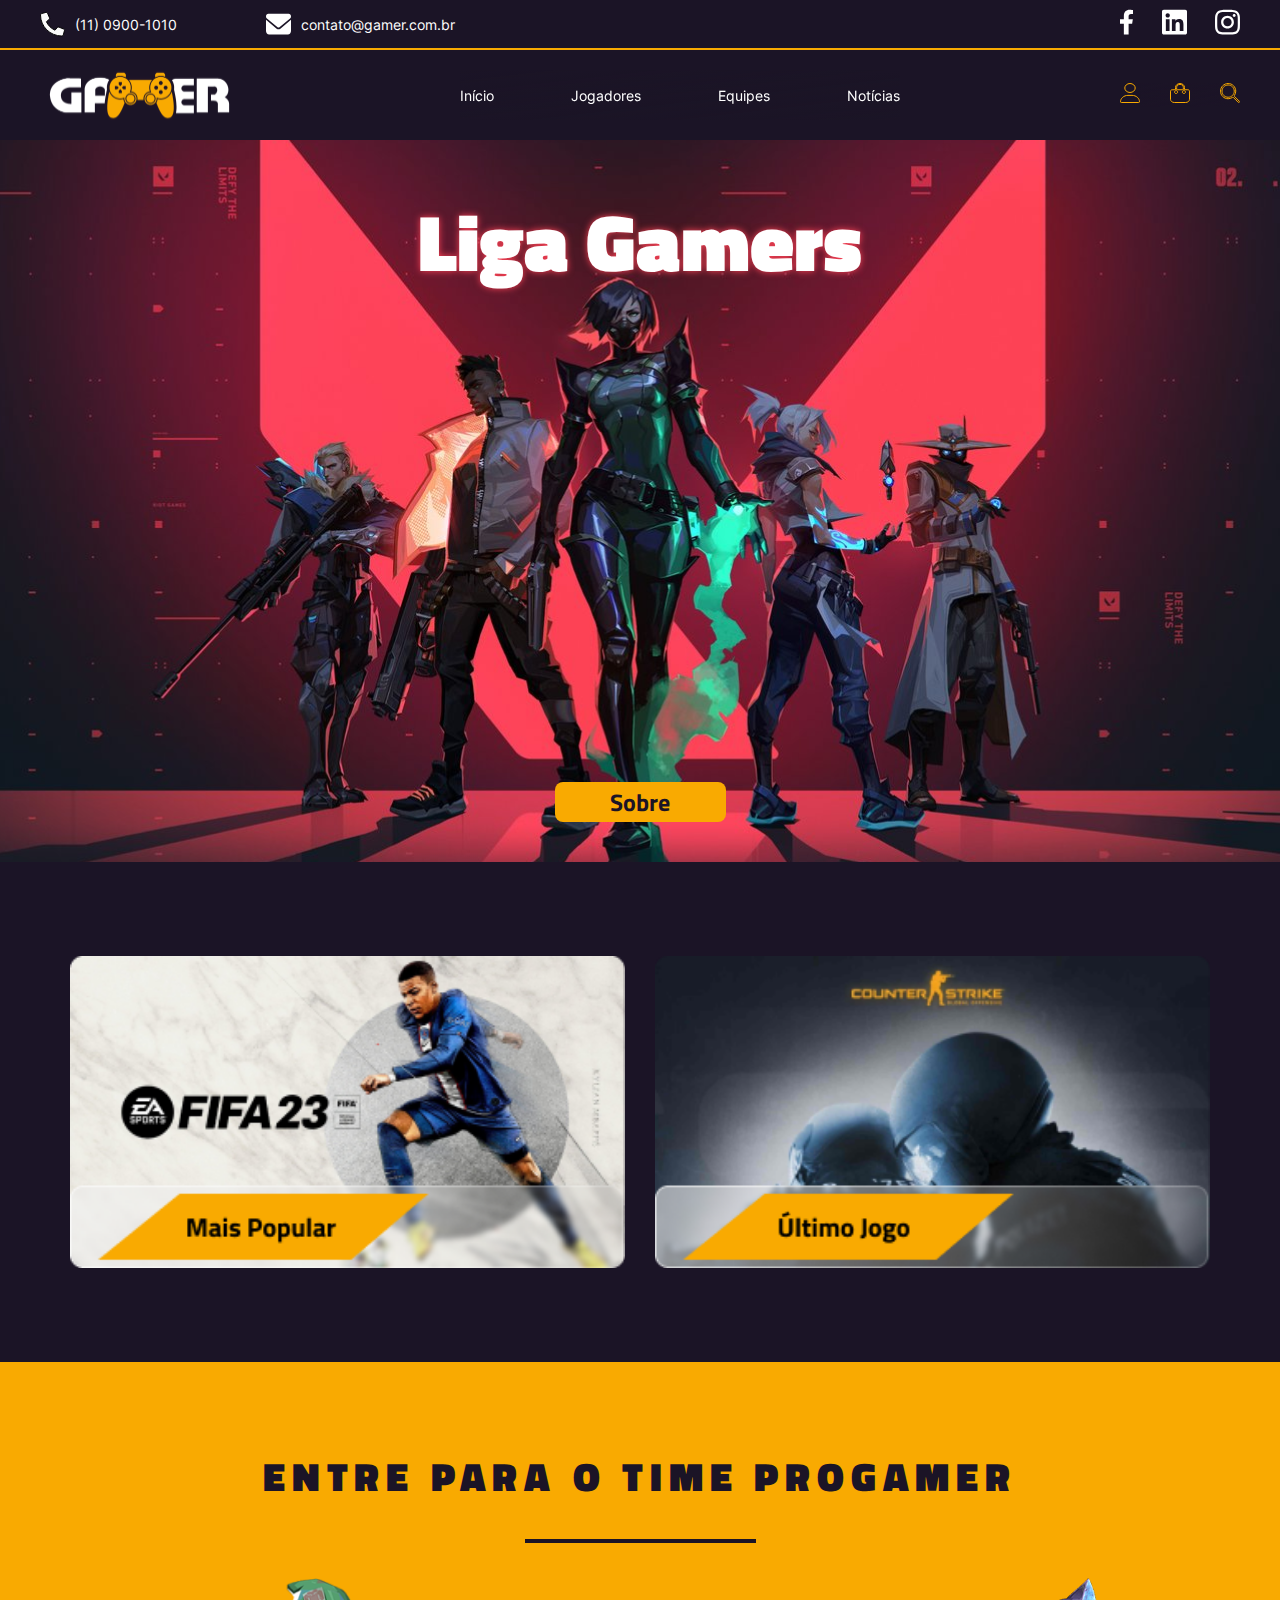
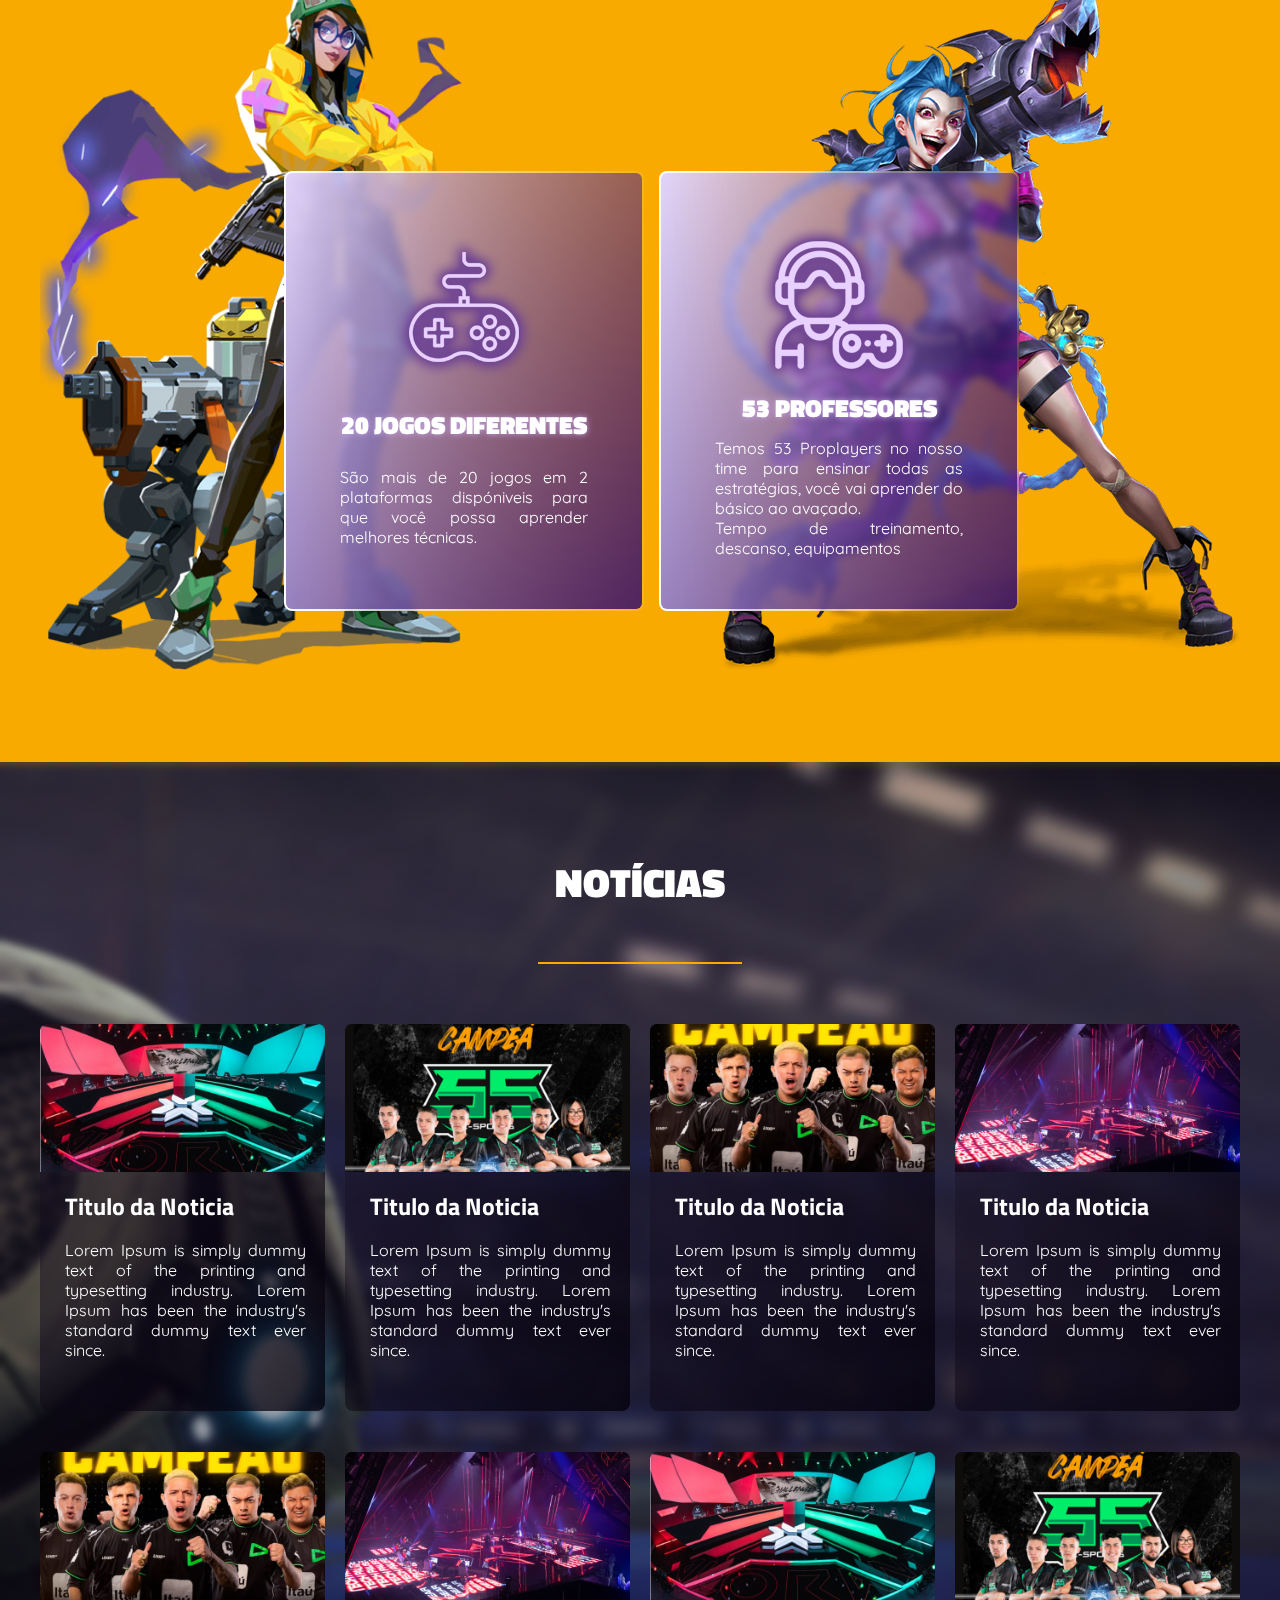
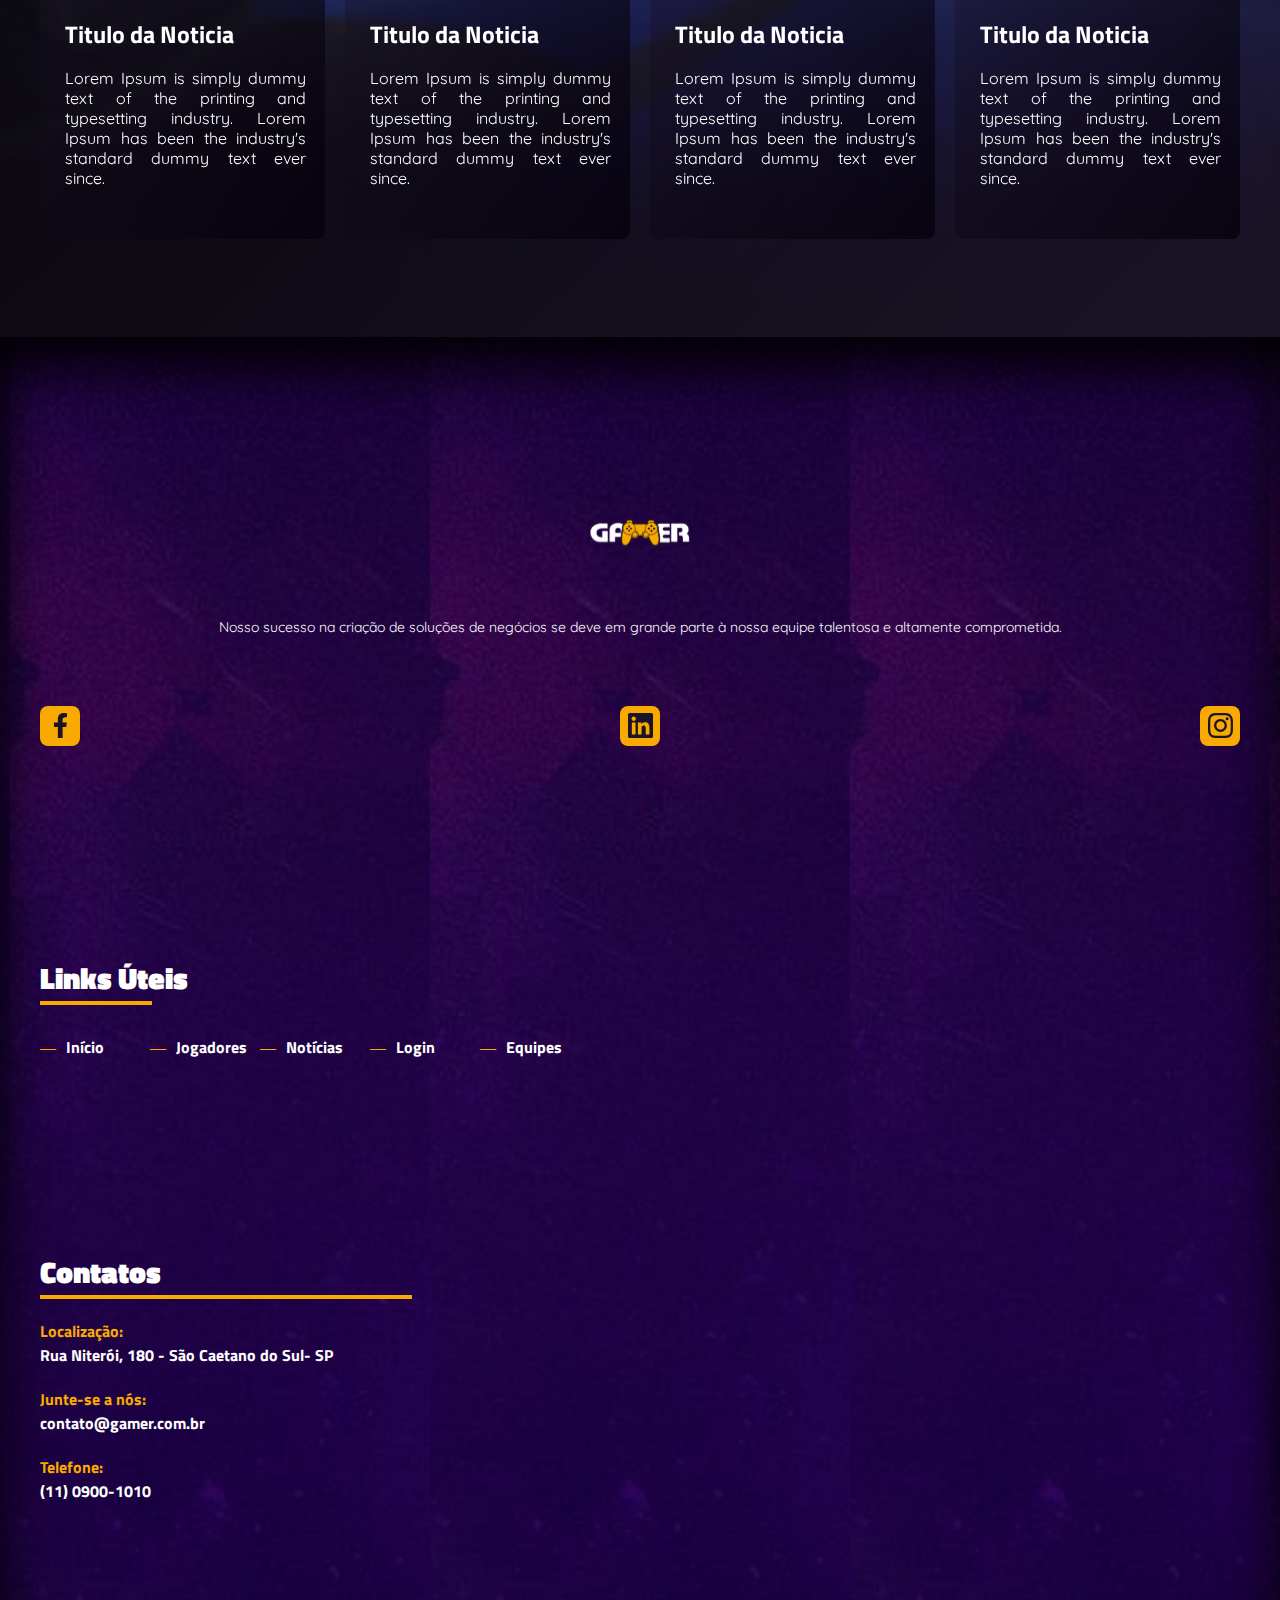
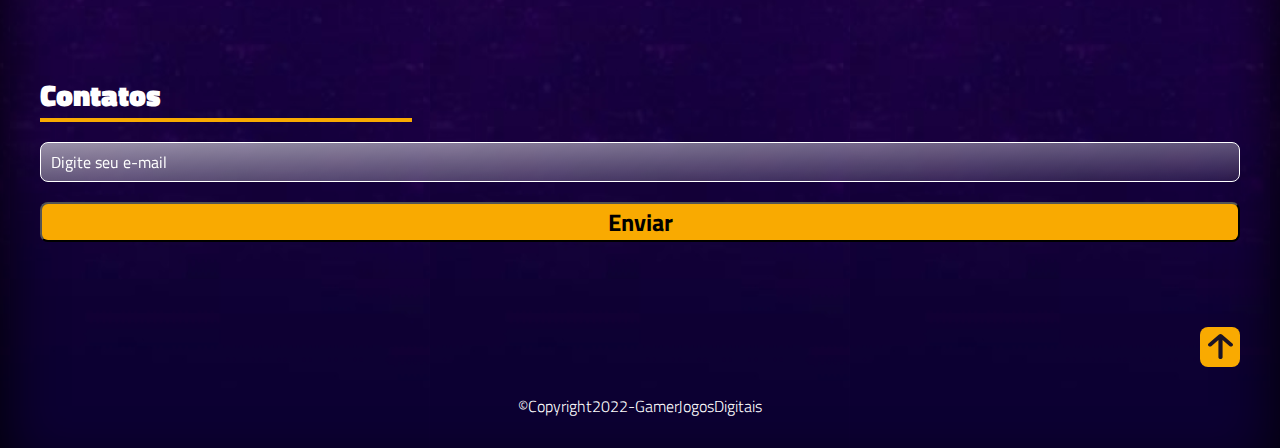
<file: index.html>
<!DOCTYPE html>
<html lang="pt-BR">

<head>
    <meta charset="UTF-8">
    <meta http-equiv="X-UA-Compatible" content="IE=edge">
    <meta name="viewport" content="width=device-width, initial-scale=1.0">
    <title>Projeto Gamer Manhã</title>
    <link rel="stylesheet" href="css/style.css">
</head>

<body>

    <header>

        <!-- linha de cima com a borda amarela -->
        <div class="header-top">

            <div class="layout-grid alinhamento-between-center">
                <div class="contatos">
                    <div class="phone">
                        <img src="./assets/icons/icone_telefone.svg" alt="Ícone de telefone">
                        <span>(11) 0900-1010</span>
                    </div>
                    <div class="email">
                        <img src="./assets/icons/icone_email.svg" alt="Ícone de e-mail">
                        <span>contato@gamer.com.br</span>
                    </div>
                </div>

                <div class="midias-sociais">
                    <a href="">
                        <img src="./assets/icons/facebook.svg" alt="Imagem link do Facebook da empresa Gamer">
                    </a>
                    <a href="">
                        <img src="./assets/icons/linkedin.svg" alt="Imagem link do Linkedin da empresa Gamer">
                    </a>
                    <a href="">
                        <img src="./assets/icons/intagram.svg" alt="Imagem link do Instagram da empresa Gamer">
                    </a>
                </div>
            </div>
        </div>

        <div class="header-bottom">
            <div class="layout-grid alinhamento-between-center">
                <!-- menu hamburger -->
                <img onclick="mostrarMenu()" src="./assets/icons/bars.svg" class="menu-hamburger"
                    alt="Ícone para abrir e fechar o menu de celular">

                <img class="logo" src="./assets/images/logotipo-gamer.svg"
                    alt="Logotipo da empresa. Texto Gamer com um joystick ao centro">

                <nav class="menu" id="menu">
                    <a href="">Início</a>
                    <a href="">Jogadores</a>
                    <a href="">Equipes</a>
                    <a href="">Notícias</a>

                    <!-- visível apenas no mobile -->

                    <a class="phone">
                        <img src="./assets/icons/icone_telefone.svg"
                            alt="Ícone de Telefone. Abre e fecha o menu principal, no celular">
                        <span>(11) 0900-1010</span>
                    </a>
                    <a class="email">
                        <img src="./assets/icons/icone_email.svg" alt="Ícone de e-mail">
                        <span>contato@gamer.com.br</span>
                    </a>

                    <div class="midias-sociais">
                        <a href="">
                            <img src="./assets/icons/facebook.svg" alt="Imagem link do Facebook da empresa Gamer">
                        </a>
                        <a href="">
                            <img src="./assets/icons/linkedin.svg" alt="Imagem link do Linkedin da empresa Gamer">
                        </a>
                        <a href="">
                            <img src="./assets/icons/intagram.svg" alt="Imagem link do Instagram da empresa Gamer">
                        </a>
                    </div>
                </nav>

                <!-- menu 3 pontinhos -->
                <img onclick="mostrarUsuarios()" src="./assets/icons/pointers.svg" class="menu-pontinhos"
                    alt="Ícone 3 pontinhos, abre o menu de usuários">

                <div class="menu-usuarios" id="menu-usuarios">
                    <a href="">
                        <img src="./assets/icons/user.svg" alt="Ícone de perfil">
                    </a>
                    <a href="">
                        <img src="./assets/icons/bag.svg" alt="Ícone de sacola">
                    </a>
                    <a href="">
                        <img src="./assets/icons/search.svg" alt="Ícone lupa de pesquisa">
                    </a>
                </div>
            </div>
        </div>
    </header>


    <main>
        <section class="banner">
            <h1>Liga Gamers</h1>
            <a href="" class="botao-sobre">Sobre</a>
        </section>

        <section class="jogos">
            <div class="layout-grid jogos-flex">
                <img src="assets/images/fifa23.png" alt="Imagem do jogo Fifa 2023">
                <img src="assets/images/csgo.png" alt="Imagem do jogo Counter Strike">
            </div>

        </section>

        <section class="progamer">
            <div class="progamer__titulo">
                <h2 class="progamer__titulo__text">entre para o time progamer</h2>
                <hr class="progamer__titulo__linha">
            </div>

            <div class="progamer__conteudo layout-grid">
                <div class="progamer__killjoy">

                    <picture>
                        <source media="(min-width: 1200px)" srcset="./assets/images/desktop-progamer-killjoy.png">
                        <img class="progamer__killjoy__image" src="./assets/images/progamer-killjoy-image.png"
                            alt="personagem killjoy do game valorant">
                    </picture>

                    <div class="progamer__box-info-killjoy">
                        <picture>
                            <source media="(min-width: 1200px)"
                                srcset="./assets/icons/desktop-progamer-controle-icon.png">
                            <img src="./assets/icons/progamer-controle-icone.svg"
                                alt="icone de um controle de video-game">
                        </picture>
                        <h3 class="progamer__box-info-killjoy__titulo">20 jogos diferentes</h3>

                        <p class="progamer__box-info-killjoy__text">São mais de 20 jogos em 2 plataformas dispóniveis
                            para que você possa aprender melhores técnicas.
                        </p>

                    </div>
                </div>

                <div class="progamer__lol">
                    <picture>
                        <source media="(min-width: 1200px)" srcset="./assets/images/desktop-progamer-lol.png">
                        <img class="progamer__lol__image" src="./assets/images/progamer-lol-image.png"
                            alt="imagem de uma personagem do jogo League of Legends">
                    </picture>

                    <div class="progamer__lol__info-box">

                        <picture>
                            <source media="(min-width: 1200px)" srcset="./assets/icons/desktop-progamer-user-icon.png">
                            <img src="./assets/icons/progamer-user-icone.svg" alt="icone de um usuario">
                        </picture>

                        <h3 class="progamer__lol__info-box__titulo">53 professores</h3>

                        <p class="progamer__lol__info-box__text1">Temos 53 Proplayers no nosso time para ensinar todas
                            as
                            estratégias, você vai aprender do básico
                            ao avaçado.</p>

                        <p class="progamer__lol__info-box__text2">Tempo de treinamento, descanso, equipamentos</p>

                    </div>

                </div>
            </div>
        </section>

        <section class="noticia">
            <div class="blur">
                <div class="noticia__titulo">
                    <h4 class="noticia__titulo__text">notícias</h4>
                    <hr class="noticia__titulo__linha">
                </div>

                <div class="noticia__conjunto-cards layout-grid">

                    <div class="noticia__conjunto-cards__card-box">
                        <img src="./assets/images/noticia-card1.png" alt="">
                        <h5 class="noticia__conjunto-cards__card-box__titulo">Titulo da Noticia</h5>
                        <p class="noticia__conjunto-cards__card-box__text">Lorem Ipsum is simply dummy text of the
                            printing
                            and typesetting industry. Lorem Ipsum has been
                            the
                            industry's standard dummy text ever since.</p>
                    </div>


                    <div class="noticia__conjunto-cards__card-box">
                        <img src="./assets/images/noticia-card2.png" alt="">
                        <h5 class="noticia__conjunto-cards__card-box__titulo">Titulo da Noticia</h5>
                        <p class="noticia__conjunto-cards__card-box__text">Lorem Ipsum is simply dummy text of the
                            printing
                            and typesetting industry. Lorem Ipsum has been
                            the industry's standard dummy text ever since.</p>
                    </div>

                    <div class="noticia__conjunto-cards__card-box">
                        <img src="./assets/images/noticia-card3.png" alt="">
                        <h5 class="noticia__conjunto-cards__card-box__titulo">Titulo da Noticia</h5>
                        <p class="noticia__conjunto-cards__card-box__text">Lorem Ipsum is simply dummy text of the
                            printing
                            and typesetting industry. Lorem Ipsum has been
                            the industry's standard dummy text ever since.</p>
                    </div>

                    <div class="noticia__conjunto-cards__card-box">
                        <img src="./assets/images/noticia-card4.png" alt="">
                        <h5 class="noticia__conjunto-cards__card-box__titulo">Titulo da Noticia</h5>
                        <p class="noticia__conjunto-cards__card-box__text">Lorem Ipsum is simply dummy text of the
                            printing
                            and typesetting industry. Lorem Ipsum has been
                            the industry's standard dummy text ever since.</p>
                    </div>

                    <div class="noticia__conjunto-cards__card-box">
                        <img src="./assets/images/noticia-card3.png" alt="">
                        <h5 class="noticia__conjunto-cards__card-box__titulo">Titulo da Noticia</h5>
                        <p class="noticia__conjunto-cards__card-box__text">Lorem Ipsum is simply dummy text of the
                            printing
                            and typesetting industry. Lorem Ipsum has been
                            the industry's standard dummy text ever since.</p>
                    </div>

                    <div class="noticia__conjunto-cards__card-box">
                        <img src="./assets/images/noticia-card4.png" alt="">
                        <h5 class="noticia__conjunto-cards__card-box__titulo">Titulo da Noticia</h5>
                        <p class="noticia__conjunto-cards__card-box__text">Lorem Ipsum is simply dummy text of the
                            printing
                            and typesetting industry. Lorem Ipsum has been
                            the industry's standard dummy text ever since.</p>
                    </div>

                    <div class="noticia__conjunto-cards__card-box">
                        <img src="./assets/images/noticia-card1.png" alt="">
                        <h5 class="noticia__conjunto-cards__card-box__titulo">Titulo da Noticia</h5>
                        <p class="noticia__conjunto-cards__card-box__text">Lorem Ipsum is simply dummy text of the
                            printing
                            and typesetting industry. Lorem Ipsum has been
                            the industry's standard dummy text ever since.</p>
                    </div>

                    <div class="noticia__conjunto-cards__card-box">
                        <img src="./assets/images/noticia-card2.png" alt="">
                        <h5 class="noticia__conjunto-cards__card-box__titulo">Titulo da Noticia</h5>
                        <p class="noticia__conjunto-cards__card-box__text">Lorem Ipsum is simply dummy text of the
                            printing
                            and typesetting industry. Lorem Ipsum has been
                            the industry's standard dummy text ever since.</p>
                    </div>
                </div>
            </div>
        </section>

    </main>

    <footer>
        <div class="layout-grid footer-top">

            <div id="sobre">
                <img src="./assets/images/logotipo-gamer.svg"
                    alt="Logotipo, imagem com texto gamer e um controle de vídeo game ao centro">

                <p>Nosso sucesso na criação de soluções de negócios se deve em grande parte à nossa equipe talentosa e
                    altamente comprometida.</p>

                <!-- exportar as imagens do figma! -->
                <div id="midias-sociais-footer">
                    <a href="">
                        <img src="./assets/icons/facebook-footer.svg" alt="Ícone do Facebook">
                    </a>
                    <a href="">
                        <img src="./assets/icons/linkedin-footer.svg" alt="Ícone do Linkedin">
                    </a>
                    <a href="">
                        <img src="./assets/icons/intagram-footer.svg" alt="Ícone do Instagram">
                    </a>
                </div>
            </div>

            <div id="links-uteis">
                <div class="titulos-footer">
                    <h3>Links Úteis</h3>
                    <hr class="linha-texto">
                </div>

                <ul class="menu-footer">
                    <li>
                        <a href="">Início</a>
                    </li>
                    <li>
                        <a href="">Jogadores</a>
                    </li>
                    <li>
                        <a href="">Notícias</a>
                    </li>
                    <li>
                        <a href="">Login</a>
                    </li>
                    <li>
                        <a href="">Equipes</a>
                    </li>
                </ul>
            </div>


            <div id="contatos">
                <div class="titulos-footer">
                    <h3>Contatos</h3>
                    <hr class="linha-texto2">
                </div>

                <p>
                    <span class="contatos-titulo">Localização:</span>
                    Rua Niterói, 180 - São Caetano do Sul- SP
                </p>

                <p>
                    <span class="contatos-titulo">Junte-se a nós:</span>
                    contato@gamer.com.br
                </p>

                <p>
                    <span class="contatos-titulo">Telefone:</span>
                    (11) 0900-1010
                </p>
            </div>



            <div id="newsletter">
                <div class="titulos-footer">
                    <h3>Contatos</h3>
                    <hr class="linha-texto2">
                </div>

                <form action="" class="frm-news">
                    <input type="email" placeholder="Digite seu e-mail">
                    <button>Enviar</button>
                </form>
            </div>

        </div> <!-- fim da footer-top -->

        <div class="layout-grid footer-bottom">

            <div class="seta-cima">
                <img src="./assets/icons/back-to-top.svg" alt="Ícone com a seta para cima, clique para voltar ao topo">
            </div>

            <div>
                <p id="rights">©Copyright2022-GamerJogosDigitais</p>
            </div>
        </div>



    </footer>




    <script>
        function mostrarMenu() {
            document.getElementById("menu").classList.toggle("mostrar-menu");
        }
        function mostrarUsuarios() {
            document.getElementById("menu-usuarios").classList.toggle("mostrar-usuarios");
        }
    </script>
</body>

</html>
</file>
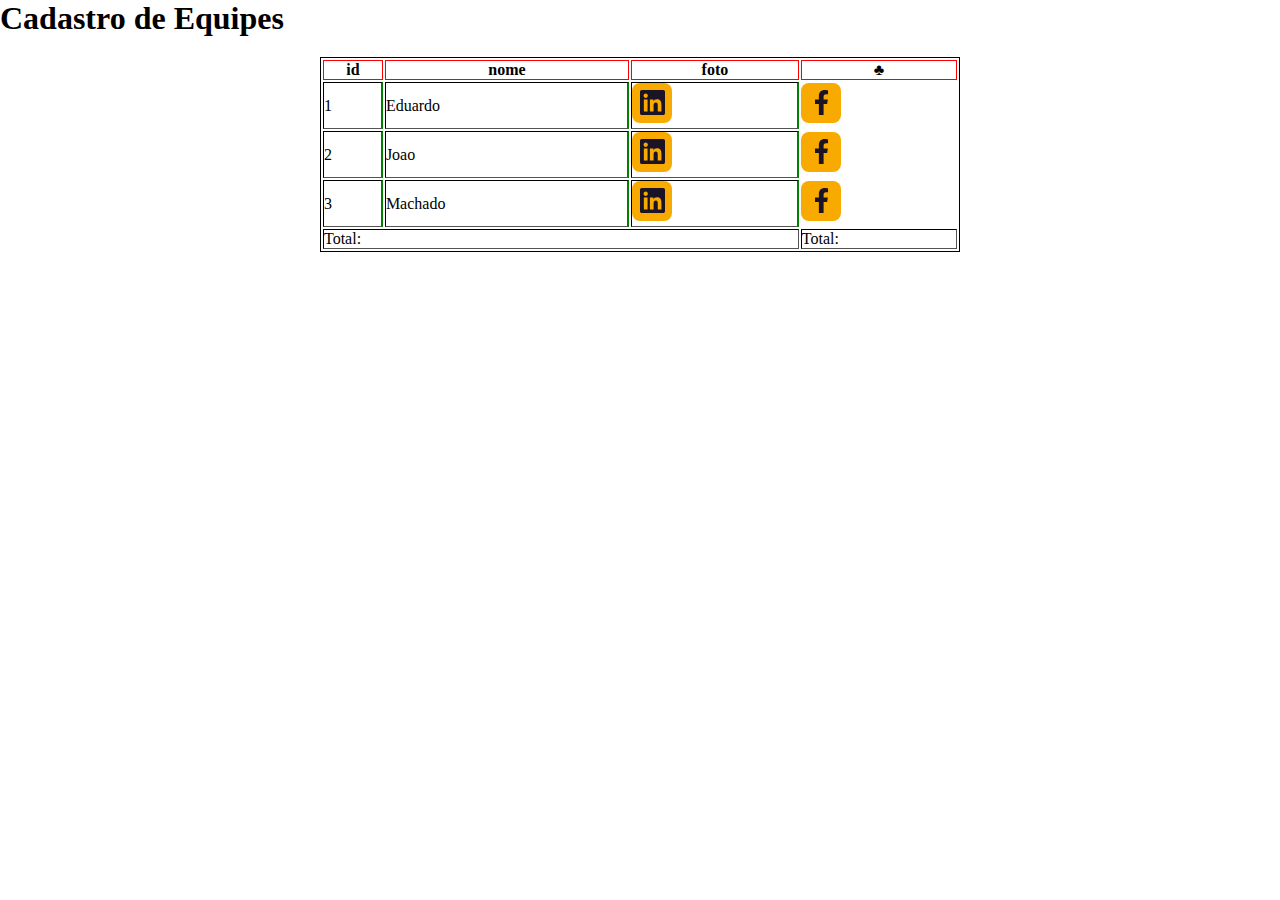
<file: tabela.html>
<!DOCTYPE html>
<html lang="en">

<head>
    <meta charset="UTF-8">
    <meta http-equiv="X-UA-Compatible" content="IE=edge">
    <meta name="viewport" content="width=device-width, initial-scale=1.0">
    <title>Tabela tutorial</title>
    <style>
        * {
            margin: 0;
            padding: 0;
            box-sizing: border-box;
        }
        table {
            width: 50%;
            margin: 20px auto 0;
            border: 1px solid black;
        }

        table th {
            border: 1px solid red;
            text-align: center;
        }

        table tbody td {
            border-right: 2px solid green;
        }

        table tbody td:last-of-type {
            border: none;
        }
    </style>
</head>

<body>

    <main>
        <h1>Cadastro de Equipes</h1>

        <table border="1">
            <thead>
                <tr>
                    <th>id</th>
                    <th>nome</th>
                    <th>foto</th>
                    <th>&clubs;</th>
                </tr>
            </thead>

            <tbody>
                <tr>
                    <td>1</td>
                    <td>Eduardo</td>
                    <td><img src="./assets/icons/linkedin-footer.svg" alt=""></td>
                    <td><img src="./assets/icons/facebook-footer.svg" alt=""></td>
                </tr>

                <tr>
                    <td>2</td>
                    <td>Joao</td>
                    <td><img src="./assets/icons/linkedin-footer.svg" alt=""></td>
                    <td><img src="./assets/icons/facebook-footer.svg" alt=""></td>
                </tr>

                <tr>
                    <td>3</td>
                    <td>Machado</td>
                    <td><img src="./assets/icons/linkedin-footer.svg" alt=""></td>
                    <td><img src="./assets/icons/facebook-footer.svg" alt=""></td>
                </tr>
            </tbody>

            <tfoot>
                <td colspan="3">Total:</td>
                <td>Total:</td>
            </tfoot>
    </main>
    </table>
</body>

</html>
</file>
<file: css/style.css>
/* imports das fontes */

/* TITILLIUM WEB */
@font-face {
    font-family: TitilliumWeb-Black;
    src: url(../assets/fonts/Titillium_Web/TitilliumWeb-Black.ttf);
}

@font-face {
    font-family: TitilliumWeb-Bold;
    src: url(../assets/fonts/Titillium_Web/TitilliumWeb-Bold.ttf);
}

@font-face {
    font-family: TitilliumWeb-Regular;
    src: url(../assets/fonts/Titillium_Web/TitilliumWeb-Regular.ttf);
}

@font-face {
    font-family: TitilliumWeb-Light;
    src: url(../assets/fonts/Titillium_Web/TitilliumWeb-Light.ttf);
}

/* INTER */
@font-face {
    font-family: Inter;
    src: url(../assets/fonts/Inter/Inter-VariableFont_slnt\,wght.ttf);
}

/* QUICKSAND */
@font-face {
    font-family: Quicksand;
    src: url(../assets/fonts/Quicksand/Quicksand-VariableFont_wght.ttf);
}

* {
    margin: 0;
    padding: 0;
    box-sizing: border-box;
}

body {
    color: #ffffff;
}

/* Classes genéricas */
.mostrar-menu {
    left: 0 !important;
}

.mostrar-usuarios {
    right: 0 !important;
}

.layout-grid {
    /* border: 1px solid salmon; */
    width: 90%;
    height: 100%;
    margin: 0 auto;
}

/* justify content + align items */
.alinhamento-between-center {
    display: flex;
    justify-content: space-between;
    align-items: center;
}

.border-gradient {
    border: 2px solid transparent; /* borda transparente */
    border-radius: 8px; /* raio da borda */
    border-image-slice: 1;
    background-image: linear-gradient(to right bottom, #FFFFFF, rgba(27, 20, 38, 0)); /* gradiente da borda */
    padding: 10px; /* espaço interno */
    width: 246px;
    height: 300px;
  }

  .blur {
    background: linear-gradient(to right bottom, rgba(45, 24, 77, 0), rgba(27, 20, 38, 1));
    backdrop-filter: blur(4px);
    height: 100%;
  }
  

/* Mobile First */

/* HEADER */
header {
    position: fixed;
    top: 0;
    left: 0;
    z-index: 20;
    width: 100vw;
    height: 60px;
    background-color: #1B1426;
}

/* Header Top */
header .header-top {
    display: none;
}

/* Header Bottom */


header .header-bottom {
    height: 100%;
}

header .header-bottom img.logo {
    width: 86px;
}

header .header-bottom nav {
    position: fixed;
    top: 60px;
    left: -80vw;
    width: 80vw;
    height: calc(100vh - 60px);

    display: flex;
    flex-direction: column;
    justify-content: space-between;
    padding-bottom: 20px;
    background-image: linear-gradient(to right bottom, rgba(27, 20, 38, 0.7), rgba(27, 20, 38, 0.4));
    backdrop-filter: blur(45px);

    transition: left 0.4s;
}

/* somente links "filhos diretos" */
header .header-bottom nav>a {
    padding: 30px 0;
    color: white;
    font-family: Inter;
    font-weight: 400;
    font-size: 15px;
    text-align: center;
    text-decoration: none;
    border-bottom: 2px solid #F9AA01;
}

header .header-bottom nav>a:hover {
    background-color: #F9AA01;

}

header .header-bottom nav>a:last-of-type {
    border-bottom: none;
}

/* ícone de mídias sociais possibilidade position 
header .header-bottom nav .midias-sociais {
    position: absolute;
    bottom: 20px;
    left: calc(50% - 100px);
    border: 1px solid red;
    width: 200px;
    height: 40px;
    display: flex;
    justify-content: space-between;
    align-items: center;
}
*/

header .header-bottom nav .midias-sociais {
    /* border: 1px solid red; */
    display: flex;
    justify-content: center;
    /* gap é o espaçamento entre os elementos, funciona em linha e também em coluna. */
    gap: 50px;
}

/* menu lateral direito - ícones */
header .header-bottom .menu-usuarios {
    position: fixed;
    top: 60px;
    right: -19vw;
    width: 19vw;
    height: 170px;
    background-image: linear-gradient(to right bottom, rgba(27, 20, 38, 0.7), rgba(27, 20, 38, 0.4));
    backdrop-filter: blur(45px);

    display: flex;
    flex-direction: column;
    justify-content: space-evenly;
    align-items: center;

    transition: right 0.4s;
}

/* MAIN */
main {
    margin-top: 60px;
}

/* Banner */
.banner {
    width: 100%;
    height: 606px;
    padding: 40px 0;

    display: flex;
    flex-direction: column;
    justify-content: space-between;
    align-items: center;

    background-color: rebeccapurple;
    background-image: url(../assets/images/fundo-banner-mobile.png);
    background-size: contain;
    background-repeat: no-repeat;
    background-position: bottom;
}

.banner h1 {
    font-family: TitilliumWeb-Black;
    font-size: 40px;
    text-shadow: 0 0 7px #FD4255;

}

.banner .botao-sobre {
    width: 171px;
    height: 40px;
    display: flex;
    justify-content: center;
    align-items: center;
    background-color: #F9AA01;
    color: #1B1426;
    text-decoration: none;
    font-family: TitilliumWeb-Bold;
    font-size: 24px;
    border-radius: 8px;
}

/* Sessão Jogos */
main .jogos {
    width: 100%;
    height: 590px;
    background-color: #1B1426;
}

main .jogos .jogos-flex {
    display: flex;
    flex-direction: column;
    justify-content: space-evenly;
    /* vertical - column */
    align-items: center;
}



/* Sessão Progamer */



main .progamer {
    height: 1535px;
    background-color: #F9AA01;
}

main .progamer .progamer__titulo {
    display: flex;
    flex-direction: column;
    align-content: center;
}

main .progamer .progamer__titulo__text {
    text-transform: uppercase;
    font-family: TitilliumWeb-Black;
    font-size: 1.12rem;
    font-weight: 900;
    color: #1B1426;
    letter-spacing: 0.17em;
    text-align: center;
    margin-top: 5.25rem;
    margin-bottom: 2rem;
}

main .progamer .progamer__titulo__linha {
    border: #1B1426 solid 2px;
    width: 231px;
    margin-left: auto;
    margin-right: auto;
}

/* Parte killjoy */

main .progamer .progamer__killjoy {
    display: flex;
    margin-top: 82px;
}

main .progamer .progamer__killjoy .progamer__killjoy__image {
    
}

main .progamer .progamer__box-info-killjoy {
    width: 246px;
    height: 300px;
    display: flex;
    flex-direction: column;
    align-items: center;
    justify-content: center;
    gap: 23px;
    z-index: 3;

    border: 2px solid transparent;
    border-radius: 8px;
    background:
        /* fundo */
        linear-gradient(to right bottom, rgba(110, 49, 236, .2), rgba(45, 7, 109, .83)) padding-box,
        /* fundo borda */
        linear-gradient(90deg, rgba(255, 255, 255, 1), rgba(255, 255, 255, .1)) border-box;
    backdrop-filter: blur(4px);

    position: absolute;
    left: 125px;
    margin-top: 132px;
    
}

main .progamer .progamer__box-info-killjoy .progamer__box-info-killjoy__titulo {
    font-family: TitilliumWeb-Black;
    font-size: 18px;
    font-weight: 900;
    text-transform: uppercase;
    text-shadow: 0 0 6px #C6A5E5;
}

main .progamer .progamer__box-info-killjoy .progamer__box-info-killjoy__text {
    width: 12rem;

    font-family: Quicksand;
    font-size: 13px;
    font-weight: 400;
    text-align: justify;
}

/* Parte LoL */

main .progamer .progamer__lol {
    display: flex;
    justify-content: flex-end;
    margin-top: 130px;
}

main .progamer .progamer__lol .progamer__lol__image {
    margin-right: 20px;
}

main .progamer .progamer__lol__info-box {
    width: 246px;
    height: 300px;
    display: flex;
    flex-direction: column;
    align-items: center;
    justify-content: center;

    border: 2px solid transparent;
    border-radius: 8px;
    background:
        /* fundo */
        linear-gradient(to right bottom, rgba(110, 49, 236, .2), rgba(45, 7, 109, .83)) padding-box,
        /* fundo borda */
        linear-gradient(90deg, rgba(255, 255, 255, 1), rgba(255, 255, 255, .1)) border-box;
    backdrop-filter: blur(4px);

    position: absolute;
    right: 124px;
    margin-top: 111px;
}

main .progamer .progamer__lol__info-box .progamer__lol__info-box__titulo {
    font-family: TitilliumWeb-Black;
    font-size: 18px;
    font-weight: 900;
    text-transform: uppercase;
    text-shadow: 0 0 6px #C6A5E5;
    margin-bottom: 11px;
}

main .progamer .progamer__lol__info-box .progamer__lol__info-box__text1 {
    font-family: Quicksand;
    font-size: 13px;
    font-weight: 400;
    text-align: justify;

    width: 10.8rem;
}

main .progamer .progamer__lol__info-box .progamer__lol__info-box__text2 {
    font-family: Quicksand;
    font-size: 13px;
    font-weight: 400;
    text-align: justify;

    width: 10.8rem;
}



/* Sessao noticias */

main .noticia {
    height: 3675px;
    background-image: url(../assets/images/noticia-background.png);
    background-size: cover;
    background-repeat: no-repeat;
    background-position: bottom;
}

main .noticia .noticia__titulo {
    text-transform: uppercase;
    font-family: TitilliumWeb-Black;
    font-size: 1.12rem;
    font-weight: 900;
    text-align: center;
    padding-top: 2.875rem;
}

main .noticia .noticia__titulo .noticia__titulo__text {
    margin-bottom: 1.5rem;
}

main .noticia .noticia__titulo .noticia__titulo__linha {
    border: #F9AA01 solid 1px;
    width: 204px;
    margin-left: auto;
    margin-right: auto;
}

main .noticia .noticia__conjunto-cards {
    margin-top: 118px;
    display: flex;
    flex-direction: column;
    gap: 46px;
}

main .noticia .noticia__conjunto-cards__card-box {
    width: 335px;
    height: 387px;
    display: flex;
    flex-direction: column;
    gap: 16px;
    border-radius: 8px;
    background: linear-gradient(to right bottom, rgba(37, 26, 52, .3), rgba(5, 1, 12, .8)) padding-box;
}

main .noticia .noticia__conjunto-cards__card-box .noticia__conjunto-cards__card-box__titulo {
    font-family: TitilliumWeb-Bold;
    font-size: 24px;
    width: 175px;
    margin-left: 25px;
}

main .noticia .noticia__conjunto-cards__card-box .noticia__conjunto-cards__card-box__text {
    font-family: Quicksand;
    font-weight: 400;
    font-size: 16px;
    text-align: justify;
    width: 283px;
    margin-left: 25px;
}

/* Footer */
footer {
    padding-top: 60px;
    padding-bottom: 30px;
    box-shadow: inset 0 30px 60px rgba(0, 0, 0, 1);
    background-image: url(../assets/images/fundo-footer-mobile.png);
    background-position: top;
    background-size: contain;
}

footer #sobre {
    width: 100%;
    height: 304px;
    display: flex;
    flex-direction: column;
    justify-content: space-around;
    align-items: center;
    /* background-color: rgba(250, 128, 114, .3); */
}
footer #sobre > img { width: 110px; }

footer #sobre p {
    font-family: Quicksand;
    font-weight: 400;
    font-size: 14px;
}

footer #midias-sociais-footer {
    /* background-color: #FD4255; */
    width: 100%;
    display: flex;
    justify-content: space-between;
}


footer .footer-top {
    display: flex;
    flex-direction: column;
    justify-content: space-around;
    height: 1530px;
}
/* apagar */
footer .footer-top > div {
    /* border: 2px solid white; */
}

footer .footer-top .titulos-footer h3 {
    font-family: TitilliumWeb-Black;
    font-size: 30px;
}

footer .footer-top .titulos-footer .linha-texto {
    border: 2px solid #F9AA01;
    width: 112px;
}

footer .footer-top .titulos-footer .linha-texto2 {
    border: 2px solid #F9AA01;
    width: 31%;
}

/* lista ul */
footer .footer-top .menu-footer {
    display: flex;
    flex-wrap: wrap;
    margin-top: 30px;
}
/* ítens da lista */
footer .footer-top .menu-footer li {
    list-style-type: none;
    width: 110px;
    margin-bottom: 20px;
    /* border: 1px solid #FD4255; */
}
footer .footer-top .menu-footer a {
    color: white;
    text-decoration: none;
    font-family: TitilliumWeb-Bold;
    font-size: 16px;
}

footer .footer-top .menu-footer a:before {
    content: "\2015";
    margin-right: 10px;
    color: #F9AA01;
}

/* Contatos */

footer .footer-top #contatos {
    color: white;
    font-family: TitilliumWeb-Bold;
    font-size: 16px;
}

footer .footer-top #contatos p {
    display: flex;
    flex-direction: column;
    margin-top: 20px;
}

footer .footer-top #contatos p span {
    color: #F9AA01;
}

/* newsletter */

footer #newsletter input,
footer #newsletter button {
    width: 100%;
    height: 40px;
    margin-top: 20px;
    border-radius: 8px;
}

footer #newsletter input {
    background-color: transparent;
    background-image: linear-gradient(to right bottom, rgba(239, 239, 239, .6), rgba(239, 239, 239, .1));
    backdrop-filter: blur(6px);
    border: 1px solid white;
    color: white;
    padding: 5px 10px;
    font-family: TitilliumWeb-Regular;
    font-size: 16px;
}

footer #newsletter input::placeholder {
    color: white;
}

footer #newsletter button {
    display: flex;
    justify-content: center;
    align-items: center;
    background-color: #F9AA01;
    font-family: TitilliumWeb-Bold;
    font-size: 24px;
}

/* Footer bottom */

footer .footer-bottom {
    display: flex;
    flex-direction: column;
    gap: 26px;
}

footer .footer-bottom .seta-cima {
    display: flex;
    justify-content: flex-end;
}

footer .footer-bottom #rights {
    font-family: TitilliumWeb-Light;
    font-size: 16px;
    font-weight: 400;
    text-align: center;
}








/* Tablets >= 768px*/
@media screen and (min-width: 768px) {}

/* Desktops >= 1200px*/
@media screen and (min-width: 1200px) {
    .layout-grid {
        width: 100%;
        max-width: 1200px;
        /* border: 3px dotted yellowgreen; */
    }

    /* HEADER  */
    header {
        position: static;
        height: 140px;
    }

    /* Header Top */
    header .header-top {
        /* block é o valor default da maioria dos elementos */
        display: block;
        height: 50px;
        border-bottom: 2px solid #F9AA01;
    }

    header .header-top .contatos {
        width: 415px;
        display: flex;
        justify-content: space-between;

        font-family: Inter;
        font-size: 14px;
        font-weight: 400;

        /* border: 2px solid white; */
    }

    header .header-top .contatos>div {
        display: flex;
        justify-content: space-between;
        align-items: center;
        gap: 10px;
        /* border: 1px solid yellow; */
    }

    header .header-top .midias-sociais {
        width: 120px;
        display: flex;
        justify-content: space-between;
        align-items: center;
        /* border: 2px solid white; */
    }

    /* Esconde elementos desnecessários */
    header .menu-hamburger,
    header .menu-pontinhos,
    header .header-bottom nav .phone,
    header .header-bottom nav .email,
    header .header-bottom nav .midias-sociais {
        display: none;
    }

    /* Header Bottom */
    header .header-bottom {
        height: 90px;
    }

    header .header-bottom img.logo {
        width: 200px;
    }

    header .header-bottom nav {
        position: static;
        width: 440px;
        height: 50px;
        padding: 0;
        flex-direction: row;
        align-items: center;
        /* background-color: red; */
    }

    header .header-bottom nav>a {
        border: none;
        font-size: 14px;
    }

    header .header-bottom nav>a:hover {
        background-color: transparent;
        color: #F9AA01;
    }

    header .header-bottom .menu-usuarios {
        position: static;
        flex-direction: row;
        justify-content: space-between;
        width: 120px;
        height: auto;
        background-color: transparent;
    }

    /* MAIN */
    main {
        margin-top: 0;
    }

    /* Banner */
    main .banner {
        height: 722px;
        /* alterar a imagem de fundo */
        background-image: url(../assets/images/fundo-banner-desktop.png);
        background-size: cover;
        background-position: top;

    }

    main .banner h1 {
        font-size: 80px;
    }

    /* Sessão de Jogos */
    main .jogos {
        height: 500px;
    }

    main .jogos .jogos-flex {
        flex-direction: row;
    }

    main .jogos .jogos-flex img {
        width: 555px;
    }



    /* Sessão Progamer */



    main .progamer {
        height: 1000px;
    }

    main .progamer__conteudo {
        display: flex;
        margin-top: 35px;
        height: 692px;
        justify-content: space-between;
    }
    


    /* Box Killjoy */



    main .progamer .progamer__killjoy {
        margin-top: 0;
        position: relative;
    }

    main .progamer .progamer__titulo__text {
        font-size: 2.5rem;
    }    

    main .progamer .progamer__box-info-killjoy {
        width: 360px;
        height: 440px;

        margin-top: 193px;
        left: 244px;

    }

    main .progamer .progamer__box-info-killjoy .progamer__box-info-killjoy__titulo {
        font-size: 25px;
    }

    main .progamer .progamer__box-info-killjoy .progamer__box-info-killjoy__text {
        width: 15.5rem;
        font-size: 16PX;
    }


    /* Box LoL */



    main .progamer .progamer__lol {
        margin-top: 0;
        position: relative;
    }

    main .progamer .progamer__lol .progamer__lol__image {
        margin-right: 0;
    }

    main .progamer .progamer__lol__info-box {
        width: 360px;
        height: 440px;

        right: 221px;
        margin-top: 193px;
    }

    main .progamer .progamer__lol__info-box .progamer__lol__info-box__titulo {
        font-size: 25px;
    }

    main .progamer .progamer__lol__info-box .progamer__lol__info-box__text1,
    main .progamer .progamer__lol__info-box .progamer__lol__info-box__text2 {
        font-size: 16px;
        width: 15.5rem;
    }



    /* Sessão Notícias */



    main .noticia {
        height: 1175px;
        background-image: url(../assets/images/desktop-noticia-background.png);
    }

    main .noticia .noticia__titulo {
        font-size: 2.5rem;
        padding-top: 5.6rem;
    }

    main .noticia .noticia__titulo .noticia__titulo__text {
        margin-bottom: 3.1rem;
    }

    main .noticia .noticia__conjunto-cards {
        flex-direction: row;
        flex-wrap: wrap;
        gap: 20px;
        height: 836px;
        margin-top: 60px;
    }

    main .noticia .noticia__conjunto-cards__card-box {
        width: 285px;
    }

    main .noticia .noticia__conjunto-cards__card-box .noticia__conjunto-cards__card-box__text {
        width: 241px;
    }

}
</file>
